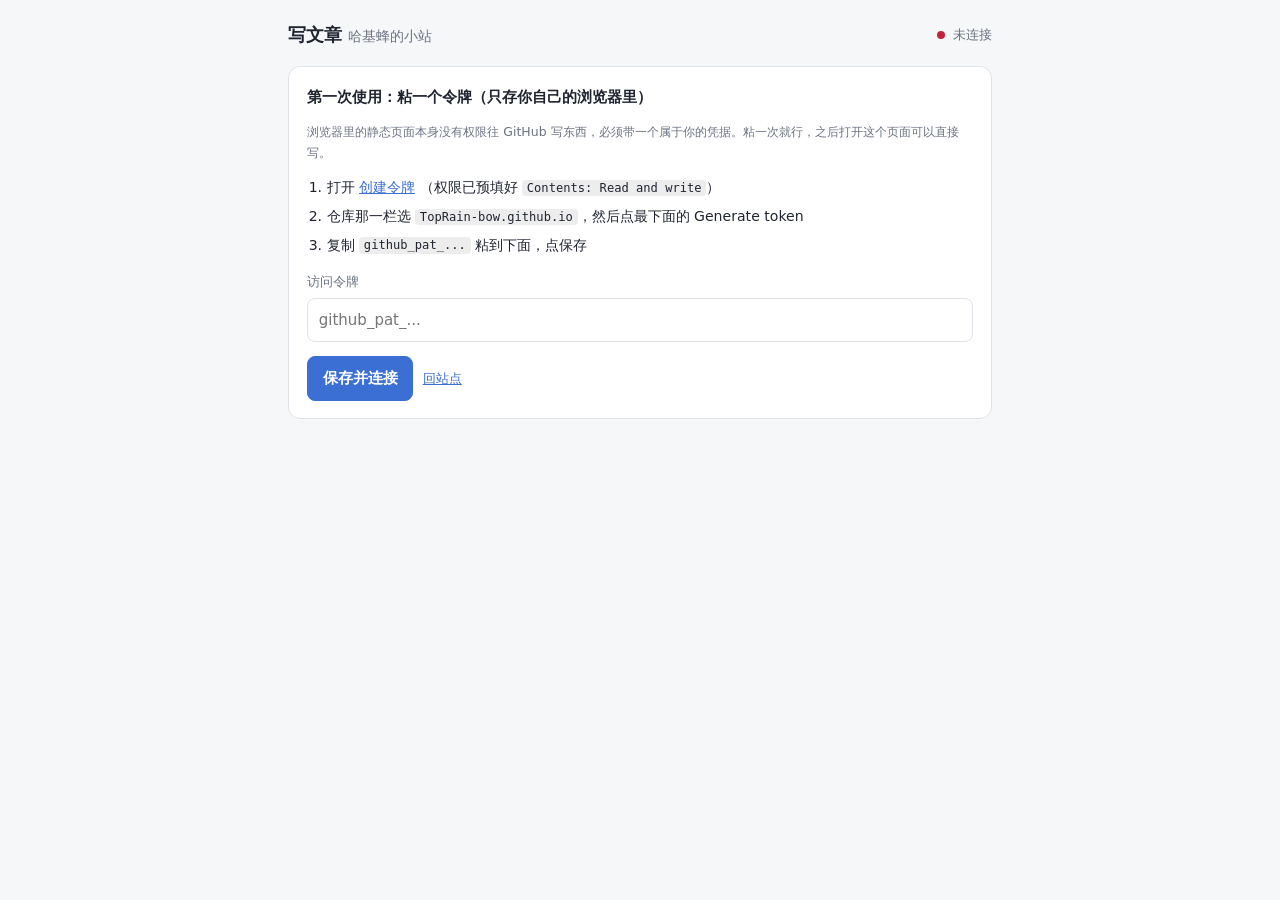
<file: public/write/index.html>
<!doctype html>
<html lang="zh-CN">
	<head>
		<meta charset="utf-8" />
		<meta name="viewport" content="width=device-width, initial-scale=1.0" />
		<meta name="robots" content="noindex, nofollow" />
		<meta name="color-scheme" content="light dark" />
		<title>写文章 · 哈基蜂的小站</title>
		<link rel="icon" href="/favicon/firefly-32.png" />
		<style>
			:root {
				--bg: #f6f7f9;
				--panel: #ffffff;
				--text: #1f2430;
				--muted: #6b7280;
				--line: #dfe3e9;
				--accent: #3b6fd4;
				--accent-text: #ffffff;
				--ok: #17803d;
				--err: #c1263c;
				--input-bg: #ffffff;
			}
			@media (prefers-color-scheme: dark) {
				:root {
					--bg: #14161b;
					--panel: #1b1e25;
					--text: #e6e8ee;
					--muted: #9aa1ae;
					--line: #2c313a;
					--accent: #5b8def;
					--accent-text: #0d1017;
					--ok: #4ade80;
					--err: #f87171;
					--input-bg: #12141a;
				}
			}
			* {
				box-sizing: border-box;
			}
			body {
				margin: 0;
				background: var(--bg);
				color: var(--text);
				font: 15px/1.65 system-ui, -apple-system, "Segoe UI", "Noto Sans SC", sans-serif;
				-webkit-text-size-adjust: 100%;
			}
			.wrap {
				max-width: 46rem;
				margin: 0 auto;
				padding: 1.25rem 1rem 4rem;
			}
			header.top {
				display: flex;
				align-items: center;
				justify-content: space-between;
				gap: 1rem;
				flex-wrap: wrap;
				margin-bottom: 1rem;
			}
			header.top h1 {
				font-size: 1.15rem;
				margin: 0;
			}
			header.top .conn {
				font-size: 0.82rem;
				color: var(--muted);
				display: flex;
				align-items: center;
				gap: 0.5rem;
			}
			.dot {
				width: 0.5rem;
				height: 0.5rem;
				border-radius: 50%;
				background: var(--muted);
				flex: none;
			}
			.dot.on {
				background: var(--ok);
			}
			.dot.off {
				background: var(--err);
			}
			.panel {
				background: var(--panel);
				border: 1px solid var(--line);
				border-radius: 12px;
				padding: 1.1rem 1.15rem;
				margin-bottom: 1rem;
			}
			.panel h2 {
				font-size: 0.95rem;
				margin: 0 0 0.75rem;
			}
			label {
				display: block;
				font-size: 0.82rem;
				color: var(--muted);
				margin-bottom: 0.3rem;
			}
			input[type="text"],
			input[type="password"],
			input[type="date"],
			select,
			textarea {
				width: 100%;
				font: inherit;
				color: var(--text);
				background: var(--input-bg);
				border: 1px solid var(--line);
				border-radius: 8px;
				padding: 0.55rem 0.65rem;
			}
			textarea {
				resize: vertical;
			}
			input:focus,
			select:focus,
			textarea:focus {
				outline: 2px solid color-mix(in srgb, var(--accent) 45%, transparent);
				outline-offset: 1px;
				border-color: var(--accent);
			}
			.row {
				margin-bottom: 0.9rem;
			}
			.grid2 {
				display: grid;
				grid-template-columns: 1fr 1fr;
				gap: 0.9rem;
			}
			@media (max-width: 560px) {
				.grid2 {
					grid-template-columns: 1fr;
				}
			}
			button {
				font: inherit;
				cursor: pointer;
				border-radius: 8px;
				border: 1px solid var(--line);
				background: var(--panel);
				color: var(--text);
				padding: 0.55rem 0.9rem;
			}
			button:hover {
				border-color: var(--accent);
			}
			button:disabled {
				opacity: 0.55;
				cursor: not-allowed;
			}
			button.primary {
				background: var(--accent);
				border-color: var(--accent);
				color: var(--accent-text);
				font-weight: 600;
			}
			button.primary:hover {
				filter: brightness(1.08);
			}
			.actions {
				display: flex;
				gap: 0.6rem;
				flex-wrap: wrap;
				align-items: center;
			}
			.hint {
				font-size: 0.78rem;
				color: var(--muted);
				margin-top: 0.3rem;
			}
			.msg {
				border-radius: 8px;
				padding: 0.6rem 0.75rem;
				font-size: 0.86rem;
				margin-top: 0.75rem;
				display: none;
				white-space: pre-wrap;
			}
			.msg.show {
				display: block;
			}
			.msg.ok {
				background: color-mix(in srgb, var(--ok) 14%, transparent);
				color: var(--ok);
			}
			.msg.err {
				background: color-mix(in srgb, var(--err) 14%, transparent);
				color: var(--err);
			}
			.msg.info {
				background: color-mix(in srgb, var(--accent) 12%, transparent);
				color: var(--accent);
			}
			.msg a {
				color: inherit;
			}
			.steps {
				margin: 0;
				padding-left: 1.2rem;
				font-size: 0.88rem;
			}
			.steps li {
				margin-bottom: 0.35rem;
			}
			code {
				background: color-mix(in srgb, var(--text) 8%, transparent);
				border-radius: 4px;
				padding: 0.08rem 0.3rem;
				font-size: 0.86em;
			}
			details {
				margin-top: 0.75rem;
			}
			summary {
				cursor: pointer;
				font-size: 0.82rem;
				color: var(--muted);
			}
			pre.preview {
				background: var(--input-bg);
				border: 1px solid var(--line);
				border-radius: 8px;
				padding: 0.7rem;
				font-size: 0.78rem;
				line-height: 1.5;
				overflow: auto;
				max-height: 16rem;
				white-space: pre-wrap;
				word-break: break-word;
			}
			.url-preview {
				font-size: 0.8rem;
				color: var(--muted);
				word-break: break-all;
			}
			.hidden {
				display: none !important;
			}
			a.link {
				color: var(--accent);
			}
		</style>
	</head>
	<body>
		<div class="wrap">
			<header class="top">
				<h1>写文章 <span style="font-weight: 400; font-size: 0.85rem; color: var(--muted)">哈基蜂的小站</span></h1>
				<div class="conn">
					<span id="connDot" class="dot"></span>
					<span id="connText">未连接</span>
					<button id="btnForget" class="hidden" style="padding: 0.2rem 0.5rem; font-size: 0.78rem">换令牌</button>
				</div>
			</header>

			<!-- ========== 令牌设置 ========== -->
			<section id="tokenPanel" class="panel">
				<h2>第一次使用：粘一个令牌（只存你自己的浏览器里）</h2>
				<p class="hint" style="margin-top: 0; margin-bottom: 0.8rem">
					浏览器里的静态页面本身没有权限往 GitHub 写东西，必须带一个属于你的凭据。粘一次就行，之后打开这个页面可以直接写。
				</p>
				<ol class="steps">
					<li>
						打开
						<a
							class="link"
							id="patLink"
							href="https://github.com/settings/personal-access-tokens/new?name=Firefly%20Writer&contents=write"
							target="_blank"
							rel="noopener"
							>创建令牌</a
						>
						（权限已预填好 <code>Contents: Read and write</code>）
					</li>
					<li>仓库那一栏选 <code>TopRain-bow.github.io</code>，然后点最下面的 Generate token</li>
					<li>复制 <code>github_pat_...</code> 粘到下面，点保存</li>
				</ol>
				<div class="row" style="margin-top: 0.9rem">
					<label for="tokenInput">访问令牌</label>
					<input id="tokenInput" type="password" placeholder="github_pat_..." autocomplete="off" spellcheck="false" />
				</div>
				<div class="actions">
					<button id="btnSaveToken" class="primary">保存并连接</button>
					<a class="link" href="/" style="font-size: 0.82rem">回站点</a>
				</div>
				<div id="tokenMsg" class="msg"></div>
			</section>

			<!-- ========== 写作表单 ========== -->
			<section id="editor" class="panel hidden">
				<div class="row">
					<label for="fTitle">标题</label>
					<input id="fTitle" type="text" placeholder="文章标题" />
				</div>

				<div class="grid2">
					<div class="row">
						<label for="fSlug">网址别名（文件名）</label>
						<input id="fSlug" type="text" placeholder="my-first-post" spellcheck="false" />
						<div class="hint">小写英文和连字符。发布后别再改，否则旧链接会 404。</div>
					</div>
					<div class="row">
						<label for="fDate">发布日期</label>
						<input id="fDate" type="date" />
					</div>
				</div>

				<div class="grid2">
					<div class="row">
						<label for="fCategory">分类</label>
						<select id="fCategory">
							<option value="">（不选）</option>
							<option value="生活">生活</option>
							<option value="技术">技术</option>
							<option value="学习">学习</option>
							<option value="折腾">折腾</option>
							<option value="随想">随想</option>
						</select>
					</div>
					<div class="row">
						<label for="fTags">标签（逗号分隔）</label>
						<input id="fTags" type="text" placeholder="随笔, Astro" />
					</div>
				</div>

				<div class="row">
					<label for="fDesc">摘要</label>
					<input id="fDesc" type="text" placeholder="一两句话，显示在列表卡片上" />
				</div>

				<div class="row">
					<label for="fBody">正文（Markdown）</label>
					<textarea id="fBody" rows="16" placeholder="正文从这里开始…"></textarea>
				</div>

				<div class="row" style="display: flex; gap: 1.2rem; align-items: center; flex-wrap: wrap">
					<label style="display: flex; align-items: center; gap: 0.4rem; margin: 0; color: var(--text)">
						<input id="fDraft" type="checkbox" style="width: auto" /> 存为草稿（不发布）
					</label>
					<span class="url-preview" id="urlPreview"></span>
				</div>

				<details>
					<summary>看看会提交什么（原始 Markdown）</summary>
					<pre class="preview" id="mdPreview"></pre>
				</details>

				<div class="actions" style="margin-top: 1rem">
					<button id="btnSubmit" class="primary">提交并发布</button>
					<button id="btnGithub">不用令牌：在 GitHub 打开</button>
				</div>
				<div class="hint">「提交并发布」直接写进仓库 main，GitHub Actions 自动构建，1–2 分钟上线。</div>
				<div id="submitMsg" class="msg"></div>
			</section>
		</div>

		<script>
			(function () {
				"use strict";

				var OWNER = "TopRain-bow";
				var REPO = "TopRain-bow.github.io";
				var BRANCH = "main";
				var DIR = "src/content/posts";
				var SITE = "https://toprain-bow.github.io";
				var LS_KEY = "firefly_writer_token";

				var $ = function (id) {
					return document.getElementById(id);
				};

				var token = "";
				var step = 0; // 0 = 未验证，1 = 已验证

				// ---------- 工具 ----------
				function b64utf8(str) {
					var bytes = new TextEncoder().encode(str);
					var bin = "";
					var chunk = 0x8000;
					for (var i = 0; i < bytes.length; i += chunk) {
						bin += String.fromCharCode.apply(null, bytes.subarray(i, i + chunk));
					}
					return btoa(bin);
				}

				function yq(s) {
					return '"' + String(s).replace(/\\/g, "\\\\").replace(/"/g, '\\"').replace(/\n/g, "\\n") + '"';
				}

				function today() {
					var d = new Date();
					var p = function (n) {
						return String(n).padStart(2, "0");
					};
					return d.getFullYear() + "-" + p(d.getMonth() + 1) + "-" + p(d.getDate());
				}

				function slugify(s) {
					return String(s)
						.toLowerCase()
						.replace(/[^a-z0-9]+/g, "-")
						.replace(/^-+|-+$/g, "")
						.slice(0, 60);
				}

				function fallbackSlug() {
					var d = new Date();
					var p = function (n) {
						return String(n).padStart(2, "0");
					};
					return (
						"post-" +
						d.getFullYear() +
						p(d.getMonth() + 1) +
						p(d.getDate()) +
						"-" +
						p(d.getHours()) +
						p(d.getMinutes())
					);
				}

				function showMsg(el, kind, html) {
					el.className = "msg show " + kind;
					el.innerHTML = html;
				}

				function hideMsg(el) {
					el.className = "msg";
					el.innerHTML = "";
				}

				// ---------- GitHub API ----------
				function api(path, opts) {
					opts = opts || {};
					var headers = {
						Accept: "application/vnd.github+json",
						"X-GitHub-Api-Version": "2022-11-28"
					};
					if (token) headers.Authorization = "Bearer " + token;
					if (opts.body) headers["Content-Type"] = "application/json";
					return fetch("https://api.github.com" + path, {
						method: opts.method || "GET",
						headers: headers,
						body: opts.body ? JSON.stringify(opts.body) : undefined,
						cache: "no-store"
					}).then(function (res) {
						return res.text().then(function (text) {
							var data = null;
							try {
								data = text ? JSON.parse(text) : null;
							} catch (e) {
								data = null;
							}
							return { ok: res.ok, status: res.status, data: data, raw: text };
						});
					});
				}

				function connect(t) {
					token = t;
					return api("/user").then(function (r) {
						if (!r.ok) {
							throw new Error(
								r.status === 401 ? "令牌无效或已过期" : "连接失败（HTTP " + r.status + "）"
							);
						}
						var login = r.data && r.data.login;
						return api("/repos/" + OWNER + "/" + REPO).then(function (rr) {
							if (!rr.ok) {
								throw new Error(
									"这个令牌读不到 " +
										OWNER +
										"/" +
										REPO +
										"（HTTP " +
										rr.status +
										"）。检查令牌是否勾选了该仓库、权限是否给了 Contents: Read and write"
								);
							}
							var canPush = !!(rr.data && rr.data.permissions && rr.data.permissions.push);
							if (!canPush) {
								throw new Error("这个令牌对该仓库没有写权限，需要 Contents: Read and write");
							}
							return login || "已连接";
						});
					});
				}

				// ---------- 状态渲染 ----------
				function renderAuth(login) {
					step = 1;
					$("connDot").className = "dot on";
					$("connText").textContent = "已连接 · " + login;
					$("btnForget").classList.remove("hidden");
					$("tokenPanel").classList.add("hidden");
					$("editor").classList.remove("hidden");
				}

				function renderNoAuth() {
					step = 0;
					$("connDot").className = "dot off";
					$("connText").textContent = "未连接";
					$("btnForget").classList.add("hidden");
					$("tokenPanel").classList.remove("hidden");
					$("editor").classList.add("hidden");
				}

				// ---------- 表单 → markdown ----------
				function collect() {
					var tagsRaw = $("fTags").value.trim();
					var tags = tagsRaw
						? tagsRaw
								.split(/[,，]/)
								.map(function (s) {
									return s.trim();
								})
								.filter(Boolean)
						: [];
					return {
						title: $("fTitle").value.trim(),
						slug: slugify($("fSlug").value.trim()),
						date: $("fDate").value || today(),
						category: $("fCategory").value,
						tags: tags,
						description: $("fDesc").value.trim(),
						draft: $("fDraft").checked,
						body: $("fBody").value
					};
				}

				function buildMarkdown(f) {
					var out = ["---"];
					out.push("title: " + yq(f.title));
					out.push("published: " + f.date);
					if (f.description) out.push("description: " + yq(f.description));
					if (f.tags.length) out.push("tags: [" + f.tags.map(yq).join(", ") + "]");
					if (f.category) out.push("category: " + yq(f.category));
					out.push("draft: " + (f.draft ? "true" : "false"));
					out.push("---");
					out.push("");
					out.push(f.body.replace(/\s+$/, ""));
					out.push("");
					return out.join("\n");
				}

				function validate(f) {
					if (!f.title) return "标题不能为空";
					if (!f.slug) return "网址别名不能为空，只能用小写英文、数字和连字符";
					if (!f.body.trim()) return "正文不能为空";
					return null;
				}

				function refreshPreview() {
					var f = collect();
					$("mdPreview").textContent = buildMarkdown(f);
					$("urlPreview").textContent = f.slug ? SITE + "/posts/" + f.slug + "/" : "";
				}

				// ---------- 提交 ----------
				function gitHubNewFileURL(f) {
					var path = DIR + "/" + f.slug + ".md";
					return (
						"https://github.com/" +
						OWNER +
						"/" +
						REPO +
						"/new/" +
						BRANCH +
						"?filename=" +
						encodeURIComponent(path) +
						"&value=" +
						encodeURIComponent(buildMarkdown(f))
					);
				}

				function submit() {
					var msg = $("submitMsg");
					var f = collect();
					var err = validate(f);
					if (err) {
						showMsg(msg, "err", err);
						return;
					}
					if (step !== 1) {
						showMsg(msg, "err", "还没连接令牌");
						return;
					}

					var path = DIR + "/" + f.slug + ".md";
					var btn = $("btnSubmit");
					btn.disabled = true;
					showMsg(msg, "info", "正在检查是否已存在同名文章…");

					api("/repos/" + OWNER + "/" + REPO + "/contents/" + encodeURI(path) + "?ref=" + BRANCH)
						.then(function (r) {
							var existingSha = null;
							if (r.ok && r.data && r.data.sha) {
								existingSha = r.data.sha;
								var overwrite = window.confirm(
									"已经有一篇 " + path + " 了。\n\n点「确定」覆盖它，点「取消」放弃。\n（也可以在网址别名里换个名字）"
								);
								if (!overwrite) {
									throw new Error("__cancel__");
								}
							}
							showMsg(msg, "info", "正在提交到 " + BRANCH + "…");
							var body = {
								message: (existingSha ? "post: update " : "post: add ") + f.slug,
								content: b64utf8(buildMarkdown(f)),
								branch: BRANCH
							};
							if (existingSha) body.sha = existingSha;
							return api("/repos/" + OWNER + "/" + REPO + "/contents/" + encodeURI(path), {
								method: "PUT",
								body: body
							});
						})
						.then(function (r) {
							if (!r.ok) {
								var detail =
									(r.data && r.data.message) || r.raw || "HTTP " + r.status;
								throw new Error("提交失败：" + detail);
							}
							var commitUrl = r.data && r.data.commit && r.data.commit.html_url;
							showMsg(
								msg,
								"ok",
								"已提交 ✅ GitHub Actions 正在构建，通常 1–2 分钟上线。<br>" +
									'<a href="' +
									SITE +
									"/posts/" +
									f.slug +
									'/" target="_blank" rel="noopener">打开文章</a> · ' +
									'<a href="https://github.com/' +
									OWNER +
									"/" +
									REPO +
									'/actions" target="_blank" rel="noopener">看构建进度</a>' +
									(commitUrl
										? ' · <a href="' + commitUrl + '" target="_blank" rel="noopener">看这次提交</a>'
										: "")
							);
							$("fBody").value = "";
							$("fTitle").value = "";
							$("fSlug").value = "";
							$("fDesc").value = "";
							$("fTags").value = "";
							$("fDraft").checked = false;
							refreshPreview();
						})
						.catch(function (e) {
							if (e && e.message === "__cancel__") {
								hideMsg(msg);
								return;
							}
							showMsg(msg, "err", (e && e.message) || String(e));
						})
						.finally(function () {
							btn.disabled = false;
						});
				}

				// ---------- 事件 ----------
				$("patLink").href =
					"https://github.com/settings/personal-access-tokens/new?name=" +
					encodeURIComponent("Firefly Writer") +
					"&contents=write";

				$("btnSaveToken").addEventListener("click", function () {
					var t = $("tokenInput").value.trim();
					var msg = $("tokenMsg");
					if (!t) {
						showMsg(msg, "err", "先把令牌粘进来");
						return;
					}
					var btn = $("btnSaveToken");
					btn.disabled = true;
					showMsg(msg, "info", "验证中…");
					connect(t)
						.then(function (login) {
							try {
								localStorage.setItem(LS_KEY, t);
							} catch (e) {
								/* 无痕模式可能写不进去，不影响本次使用 */
							}
							$("tokenInput").value = "";
							renderAuth(login);
							refreshPreview();
						})
						.catch(function (e) {
							showMsg(msg, "err", (e && e.message) || String(e));
						})
						.finally(function () {
							btn.disabled = false;
						});
				});

				$("tokenInput").addEventListener("keydown", function (e) {
					if (e.key === "Enter") $("btnSaveToken").click();
				});

				$("btnForget").addEventListener("click", function () {
					try {
						localStorage.removeItem(LS_KEY);
					} catch (e) {}
					token = "";
					renderNoAuth();
				});

				$("fTitle").addEventListener("blur", function () {
					if (!$("fSlug").value.trim()) {
						var s = slugify($("fTitle").value);
						$("fSlug").value = s || fallbackSlug();
						refreshPreview();
					}
				});

				$("btnSubmit").addEventListener("click", submit);

				$("btnGithub").addEventListener("click", function () {
					var f = collect();
					var err = validate(f);
					if (err) {
						showMsg($("submitMsg"), "err", err);
						return;
					}
					var url = gitHubNewFileURL(f);
					if (url.length > 7000) {
						showMsg(
							$("submitMsg"),
							"err",
							"正文太长，这个免令牌的跳转链接会超长被 GitHub 拒绝。请用上面的「提交并发布」。"
						);
						return;
					}
					window.open(url, "_blank", "noopener");
					showMsg(
						$("submitMsg"),
						"info",
						"已在新标签页打开 GitHub。内容已经填好，你只要在页面底部点一次 Commit changes 就行。"
					);
				});

				["fTitle", "fSlug", "fTags", "fDesc", "fBody", "fDraft", "fDate", "fCategory"].forEach(function (id) {
					$(id).addEventListener("input", refreshPreview);
					$(id).addEventListener("change", refreshPreview);
				});

				// ---------- 启动 ----------
				$("fDate").value = today();
				refreshPreview();

				var saved = null;
				try {
					saved = localStorage.getItem(LS_KEY);
				} catch (e) {}
				if (saved) {
					showMsg($("tokenMsg"), "info", "检测到已保存的令牌，正在连接…");
					connect(saved)
						.then(function (login) {
							hideMsg($("tokenMsg"));
							renderAuth(login);
							refreshPreview();
						})
						.catch(function (e) {
							try {
								localStorage.removeItem(LS_KEY);
							} catch (err) {}
							renderNoAuth();
							showMsg($("tokenMsg"), "err", "保存的令牌失效了：" + ((e && e.message) || e) + "，请重新粘一个。");
						});
				} else {
					renderNoAuth();
				}
			})();
		</script>
	</body>
</html>
</file>
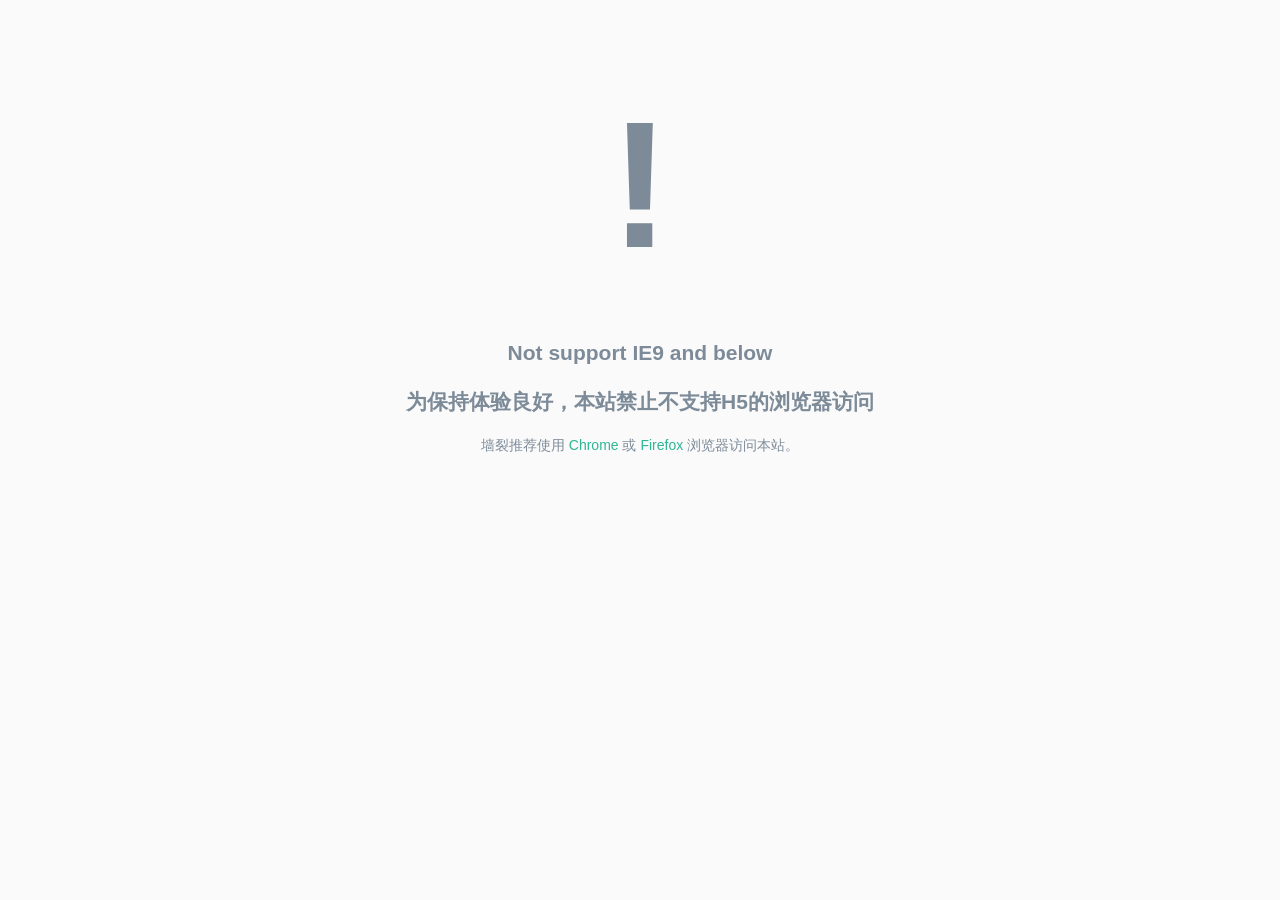
<file: warn.html>
<!DOCTYPE html PUBLIC "-//W3C//DTD XHTML 1.0 Transitional//EN" "http://www.w3.org/TR/xhtml1/DTD/xhtml1-transitional.dtd">
<!-- saved from url=(0024)http://yansu.org/ie.html -->
<html xmlns="http://www.w3.org/1999/xhtml" xml:lang="en" lang="en"><head><meta http-equiv="Content-Type" content="text/html; charset=UTF-8">
    <title>警告：不被支持的浏览器</title>
    <link rel="icon" href="/images/favicon.png">
    <meta name="robots" content="noindex">
    <style type="text/css">
      body {
        width:600px;
        margin:50px auto;
        font:14px/1.5 'Trebuchet MS', sans-serif;
        text-align:center;
        background-color:#fafafa;
      }
      h1 {
        margin:0;
        color:#7D8B99;
        font-size:180px;
      }
      h2, p {
        color:#7D8B99;
      }
      a {
        color:#2EB695;
        text-decoration:none;
      }
    </style>
</head>
<body>
    <h1>!</h1>
    <h2>Not support IE9 and below</h2>
    <h2>为保持体验良好，本站禁止不支持H5的浏览器访问</h2>
    <p>墙裂推荐使用 <a href="https://www.chrome.com/" target="_blank">Chrome</a> 或 <a href="http://www.mozilla.org/" target="_blank">Firefox</a> 浏览器访问本站。</p>
</body>
</html>
</file>
